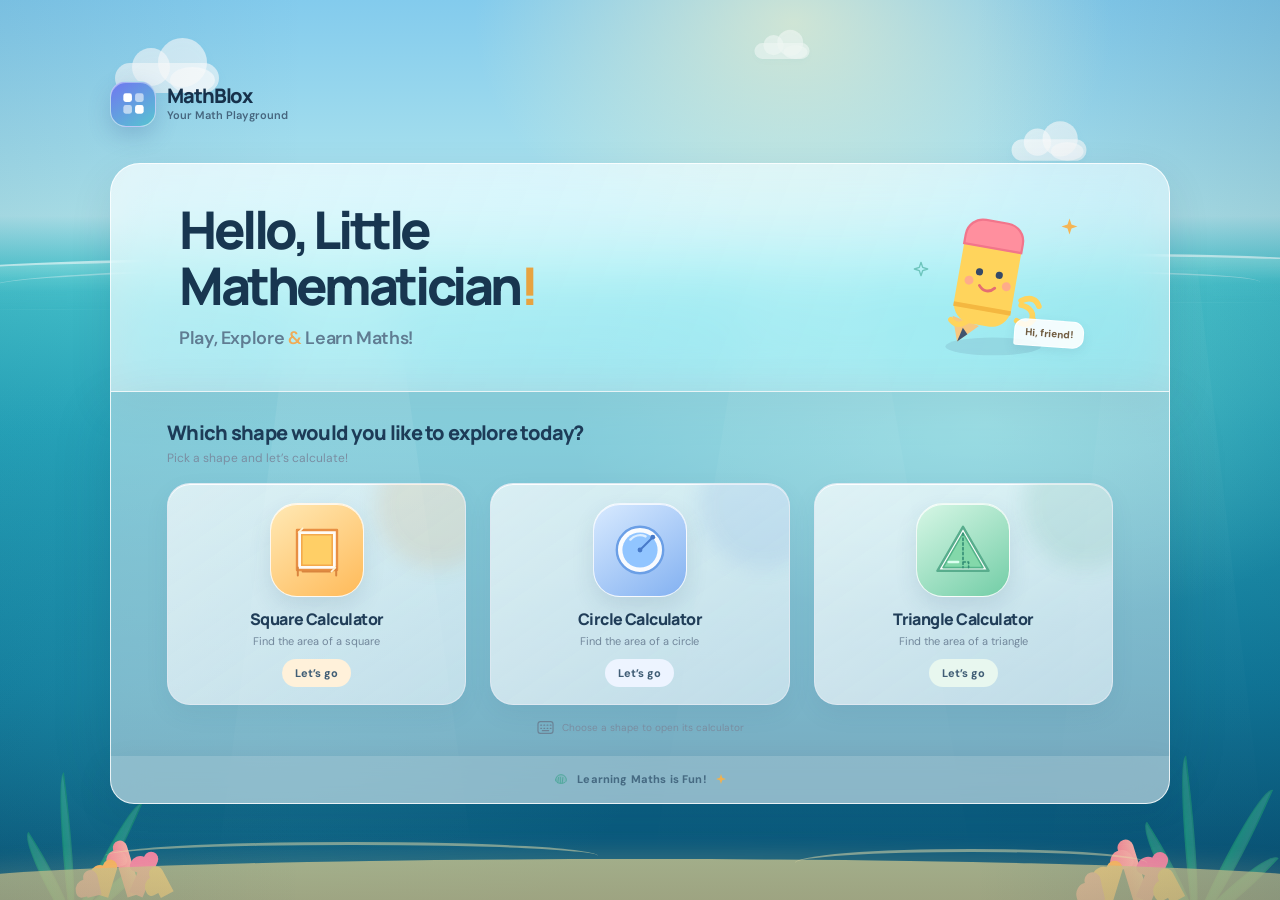
<file: index.html>
<!DOCTYPE html>
<html lang="en">

<head>
    <meta charset="UTF-8">
    <meta name="viewport" content="width=device-width, initial-scale=1.0">
    <meta name="theme-color" content="#8bdcf3">
    <meta name="description" content="Pick a shape and explore the fun of finding its area with MathBlox.">
    <title>MathBlox — Play, Explore &amp; Learn Maths!</title>
    <link rel="icon" type="image/svg+xml" href="./favicon.svg">
    <link rel="preconnect" href="https://fonts.googleapis.com">
    <link rel="preconnect" href="https://fonts.gstatic.com" crossorigin>
    <link href="https://fonts.googleapis.com/css2?family=DM+Sans:wght@400;500;600;700;800&family=Manrope:wght@500;600;700;800&display=swap" rel="stylesheet">
    <link rel="stylesheet" href="styles.css">
</head>

<body>
    <div class="aquarium" aria-hidden="true">
        <div class="sky-glow"></div>
        <div class="cloud cloud-one"><i></i></div>
        <div class="cloud cloud-two"><i></i></div>
        <div class="cloud cloud-three"><i></i></div>
        <div class="bird bird-one"><i></i><b></b></div>
        <div class="bird bird-two"><i></i><b></b></div>
        <div class="bird bird-three"><i></i><b></b></div>
        <div class="water-surface"></div>
        <div class="sunbeam beam-one"></div>
        <div class="sunbeam beam-two"></div>
        <div class="sunbeam beam-three"></div>

        <div class="fish fish-one">
            <svg viewBox="0 0 100 62" fill="none">
                <path d="M22 31 4 14v34l18-17Z" fill="#ffb64d" />
                <ellipse cx="49" cy="31" rx="31" ry="22" fill="#ff865d" />
                <path d="M37 12c9 12 9 26 0 38" stroke="#ffd28a" stroke-width="5" stroke-linecap="round" />
                <circle cx="66" cy="25" r="3" fill="#243f5b" />
                <path d="M70 36c-4 4-8 4-12 1" stroke="#b94d58" stroke-width="2" stroke-linecap="round" />
            </svg>
        </div>
        <div class="fish fish-two">
            <svg viewBox="0 0 100 62" fill="none">
                <path d="m76 31 19-16v32L76 31Z" fill="#f3dc65" />
                <ellipse cx="49" cy="31" rx="31" ry="22" fill="#61d6c3" />
                <path d="M60 12c-9 12-9 26 0 38" stroke="#b6f3dd" stroke-width="5" stroke-linecap="round" />
                <circle cx="31" cy="25" r="3" fill="#243f5b" />
                <path d="M27 36c4 4 8 4 12 1" stroke="#259a91" stroke-width="2" stroke-linecap="round" />
            </svg>
        </div>
        <div class="fish fish-three">
            <svg viewBox="0 0 100 62" fill="none">
                <path d="m22 31-18-17v34l18-17Z" fill="#ff87ae" />
                <ellipse cx="50" cy="31" rx="31" ry="22" fill="#8b83f4" />
                <path d="M40 11c9 12 9 27 0 40" stroke="#c5c0ff" stroke-width="5" stroke-linecap="round" />
                <circle cx="66" cy="25" r="3" fill="#243f5b" />
                <path d="M70 36c-4 4-8 4-12 1" stroke="#5b50bf" stroke-width="2" stroke-linecap="round" />
            </svg>
        </div>
        <div class="fish fish-four">
            <svg viewBox="0 0 100 62" fill="none">
                <path d="m76 31 19-16v32L76 31Z" fill="#ffa55f" />
                <ellipse cx="49" cy="31" rx="31" ry="22" fill="#67b6ee" />
                <path d="M58 12c-9 12-9 26 0 38" stroke="#bce9ff" stroke-width="5" stroke-linecap="round" />
                <circle cx="31" cy="25" r="3" fill="#243f5b" />
                <path d="M27 36c4 4 8 4 12 1" stroke="#408ac6" stroke-width="2" stroke-linecap="round" />
            </svg>
        </div>

        <span class="bubble bubble-one"></span>
        <span class="bubble bubble-two"></span>
        <span class="bubble bubble-three"></span>
        <span class="bubble bubble-four"></span>
        <span class="bubble bubble-five"></span>
        <span class="bubble bubble-six"></span>
        <div class="plant plant-left"><i></i><i></i><i></i><i></i></div>
        <div class="plant plant-right"><i></i><i></i><i></i><i></i></div>
        <div class="coral coral-left"><i></i><i></i><i></i><i></i><i></i></div>
        <div class="coral coral-right"><i></i><i></i><i></i><i></i><i></i></div>
        <div class="sand"></div>
    </div>

    <main class="desktop">
        <header class="topbar">
            <a class="brand" href="./index.html" aria-label="MathBlox home">
                <span class="brand-mark" aria-hidden="true">
                    <svg viewBox="0 0 32 32" fill="none">
                        <rect x="3" y="3" width="11" height="11" rx="3" fill="currentColor" />
                        <rect x="18" y="3" width="11" height="11" rx="3" fill="currentColor" opacity=".58" />
                        <rect x="3" y="18" width="11" height="11" rx="3" fill="currentColor" opacity=".58" />
                        <rect x="18" y="18" width="11" height="11" rx="3" fill="currentColor" />
                    </svg>
                </span>
                <span class="brand-copy">
                    <span class="brand-name">MathBlox</span>
                    <span class="brand-caption">Your Math Playground</span>
                </span>
            </a>
        </header>

        <section class="welcome" aria-labelledby="welcome-title">
            <div class="welcome-copy">
                <h1 id="welcome-title">Hello, Little<br class="desktop-break"> Mathematician<span class="title-sparkle" aria-hidden="true">!</span></h1>
                <p class="subtitle">Play, Explore <span aria-hidden="true">&amp;</span> Learn Maths!</p>
            </div>
            <div class="mascot" role="img" aria-label="A happy little pencil mascot">
                <span class="mascot-sparkle sparkle-one" aria-hidden="true">
                    <svg viewBox="0 0 24 24" fill="currentColor"><path d="m12 2 2.5 7.5L22 12l-7.5 2.5L12 22l-2.5-7.5L2 12l7.5-2.5L12 2Z" /></svg>
                </span>
                <span class="mascot-sparkle sparkle-two" aria-hidden="true">
                    <svg viewBox="0 0 24 24" fill="none"><path d="m12 2 2.5 7.5L22 12l-7.5 2.5L12 22l-2.5-7.5L2 12l7.5-2.5L12 2Z" stroke="currentColor" stroke-width="2" stroke-linejoin="round" /></svg>
                </span>
                <svg viewBox="0 0 136 148" fill="none" aria-hidden="true">
                    <ellipse cx="70" cy="134" rx="43" ry="8" fill="#506c8c" opacity=".15" />
                    <g transform="rotate(10 68 72)">
                        <path d="m40 112 8 22 17-17" fill="#f7c77f" />
                        <path d="m48 134 8-8-5-5-3 13Z" fill="#41536e" />
                        <rect x="39" y="22" width="52" height="94" rx="18" fill="#ffd45c" />
                        <path d="M39 42h52M39 101h52" stroke="#f4b740" stroke-width="4" />
                        <path d="M39 38c0-9 7-16 16-16h20c9 0 16 7 16 16v8H39v-8Z" fill="#ff8f9e" />
                        <path d="M39 38c0-9 7-16 16-16h20c9 0 16 7 16 16v8H39v-8Z" stroke="#f2758b" stroke-width="2" />
                        <circle cx="57" cy="69" r="3.2" fill="#354968" />
                        <circle cx="75" cy="69" r="3.2" fill="#354968" />
                        <path d="M59 81c4 5 10 5 14 0" stroke="#e56d72" stroke-width="2.5" stroke-linecap="round" />
                        <circle cx="49" cy="78" r="4" fill="#ff9b9d" opacity=".7" />
                        <circle cx="83" cy="78" r="4" fill="#ff9b9d" opacity=".7" />
                    </g>
                    <path d="M95 93c9-4 14-1 16 5m-16-1c9 2 12 8 9 14" stroke="#ffd45c" stroke-width="5" stroke-linecap="round" />
                    <path d="M47 111c-7 5-11 4-15-1m59 1c7 5 11 4 15-1" stroke="#ffd45c" stroke-width="5" stroke-linecap="round" />
                </svg>
                <span class="mascot-tag">Hi, friend!</span>
            </div>
        </section>

        <section class="shape-picker" aria-labelledby="picker-title">
            <div class="section-heading">
                <div>
                    <p class="instruction" id="picker-title">Which shape would you like to explore today?</p>
                    <p class="section-note">Pick a shape and let’s calculate!</p>
                </div>
            </div>

            <nav class="calculator-grid" aria-label="Area calculators">
                <a class="calculator-card square-card" href="./Area%20of%20square/index.html">
                    <span class="app-icon square-icon" aria-hidden="true">
                        <svg viewBox="0 0 100 100" fill="none">
                            <path d="M25 25h50v50H25z" fill="#fff" fill-opacity=".92" stroke="#e88f43" stroke-width="3" stroke-linejoin="round" />
                            <path d="M31 31h38v38H31z" fill="#ffcf66" />
                            <path d="M31 31h38v38H31z" stroke="#f4a94c" stroke-width="2" />
                            <path d="M32 77h36M26 72v10m48-10v10" stroke="#d9853e" stroke-width="2.5" stroke-linecap="round" />
                            <path d="m27 28 5-5m36 54 5-5" stroke="#fff4d5" stroke-width="2" stroke-linecap="round" />
                        </svg>
                    </span>
                    <span class="card-title">Square Calculator</span>
                    <span class="card-description">Find the area of a square</span>
                    <span class="open-label">Let’s go</span>
                </a>

                <a class="calculator-card circle-card" href="./Area%20of%20Circle/index.html">
                    <span class="app-icon circle-icon" aria-hidden="true">
                        <svg viewBox="0 0 100 100" fill="none">
                            <circle cx="50" cy="50" r="29" fill="#fff" fill-opacity=".92" stroke="#6b9fe6" stroke-width="3" />
                            <circle cx="50" cy="50" r="22" fill="#91c5ff" />
                            <path d="M50 50 66 34" stroke="#477ac9" stroke-width="2.5" stroke-linecap="round" />
                            <circle cx="50" cy="50" r="3" fill="#477ac9" />
                            <circle cx="66" cy="34" r="3" fill="#477ac9" />
                            <path d="M38 37a17 17 0 0 1 19-4" stroke="#dceeff" stroke-width="3" stroke-linecap="round" />
                        </svg>
                    </span>
                    <span class="card-title">Circle Calculator</span>
                    <span class="card-description">Find the area of a circle</span>
                    <span class="open-label">Let’s go</span>
                </a>

                <a class="calculator-card triangle-card" href="./Area%20of%20Triangle/index.html">
                    <span class="app-icon triangle-icon" aria-hidden="true">
                        <svg viewBox="0 0 100 100" fill="none">
                            <path d="m50 21 32 55H18l32-55Z" fill="#fff" fill-opacity=".92" stroke="#58ad8d" stroke-width="3" stroke-linejoin="round" />
                            <path d="m50 29 25 43H25l25-43Z" fill="#83d8aa" />
                            <path d="m50 29 25 43H25l25-43Z" stroke="#54b58a" stroke-width="2" stroke-linejoin="round" />
                            <path d="M50 29v43m0-7h7v7" stroke="#328c74" stroke-width="2" stroke-linecap="round" stroke-linejoin="round" stroke-dasharray="3 3" />
                            <path d="M32 65h12" stroke="#dcfff0" stroke-width="3" stroke-linecap="round" />
                        </svg>
                    </span>
                    <span class="card-title">Triangle Calculator</span>
                    <span class="card-description">Find the area of a triangle</span>
                    <span class="open-label">Let’s go</span>
                </a>
            </nav>
            <p class="keyboard-hint">
                <svg viewBox="0 0 24 24" fill="none" aria-hidden="true">
                    <rect x="2.5" y="4.5" width="19" height="15" rx="3" stroke="currentColor" stroke-width="1.5" />
                    <path d="M6 9h1m3 0h1m3 0h1m3 0h1M6 13h1m3 0h1m3 0h1m3 0h1M8 16h8" stroke="currentColor" stroke-width="1.5" stroke-linecap="round" />
                </svg>
                Choose a shape to open its calculator
            </p>
        </section>

        <footer class="footer">
            <svg class="footer-shell" viewBox="0 0 24 24" fill="none" aria-hidden="true">
                <path d="M4 13.5c0-4.5 3.2-8 8-8s8 3.5 8 8c0 3-2.8 5-8 5s-8-2-8-5Z" fill="currentColor" opacity=".22" />
                <path d="M4 13.5c0-4.5 3.2-8 8-8s8 3.5 8 8c0 3-2.8 5-8 5s-8-2-8-5Zm3.2 4.1 1-7.8m2.8 8.5v-9m2.8 9 1-8.5" stroke="currentColor" stroke-width="1.5" stroke-linecap="round" />
            </svg>
            Learning Maths is Fun!
            <svg class="footer-star" viewBox="0 0 24 24" fill="currentColor" aria-hidden="true">
                <path d="m12 2 2.5 7.5L22 12l-7.5 2.5L12 22l-2.5-7.5L2 12l7.5-2.5L12 2Z" />
            </svg>
        </footer>
    </main>
</body>

</html>
</file>
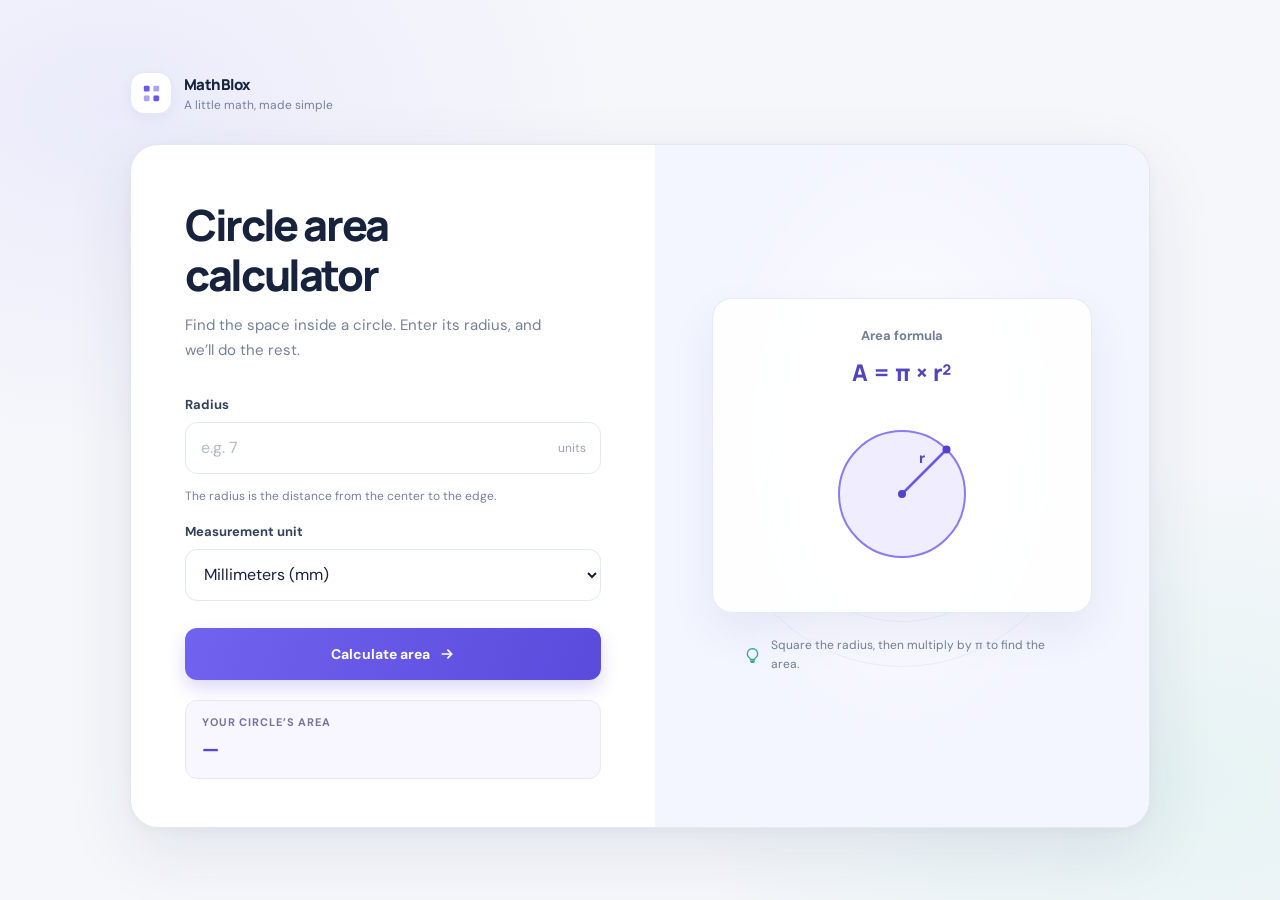
<file: Area of Circle/index.html>
<!DOCTYPE html>
<html lang="en">

<head>
    <meta charset="UTF-8">
    <meta name="viewport" content="width=device-width, initial-scale=1.0">
    <meta name="theme-color" content="#f5f7fb">
    <meta name="description" content="A simple, friendly calculator for finding the area of a circle.">
    <title>Circle Area Calculator</title>
    <link rel="preconnect" href="https://fonts.googleapis.com">
    <link rel="preconnect" href="https://fonts.gstatic.com" crossorigin>
    <link href="https://fonts.googleapis.com/css2?family=DM+Sans:wght@400;500;600;700&family=Manrope:wght@400;500;600;700;800&display=swap" rel="stylesheet">
    <link rel="stylesheet" href="styles.css">
    <script src="circle.js" defer></script>
</head>

<body>
    <main class="app">
        <header class="topbar">
            <div class="brand-mark" aria-hidden="true">
                <svg width="23" height="23" viewBox="0 0 24 24" fill="none">
                    <rect x="4" y="4" width="6" height="6" rx="1.5" fill="currentColor" />
                    <rect x="14" y="4" width="6" height="6" rx="1.5" fill="currentColor" opacity=".55" />
                    <rect x="4" y="14" width="6" height="6" rx="1.5" fill="currentColor" opacity=".55" />
                    <rect x="14" y="14" width="6" height="6" rx="1.5" fill="currentColor" />
                </svg>
            </div>
            <div>
                <div class="brand-name">MathBlox</div>
                <div class="brand-caption">A little math, made simple</div>
            </div>
        </header>

        <section class="workspace" aria-labelledby="page-title">
            <div class="calculator">
                <h1 id="page-title">Circle area<br>calculator</h1>
                <p class="intro">Find the space inside a circle. Enter its radius, and we’ll do the rest.</p>

                <form id="circle-form" onsubmit="show(); return false;">
                    <div class="field">
                        <label class="field-label" for="radius">Radius</label>
                        <div class="input-wrap">
                            <input id="radius" name="radius" type="number" min="0" step="any" placeholder="e.g. 7" inputmode="decimal" aria-describedby="radius-hint" required>
                            <span class="input-suffix" aria-hidden="true">units</span>
                        </div>
                    </div>
                    <p class="field-hint" id="radius-hint">The radius is the distance from the center to the edge.</p>

                    <div class="field">
                        <label class="field-label" for="unit">Measurement unit</label>
                        <select id="unit" name="unit" class="unit-select">
                            <option value="mm">Millimeters (mm)</option>
                            <option value="cm">Centimeters (cm)</option>
                            <option value="m">Meters (m)</option>
                        </select>
                    </div>

                    <button class="calculate-button" type="submit">
                        Calculate area
                        <svg width="16" height="16" viewBox="0 0 16 16" fill="none" aria-hidden="true">
                            <path d="M3.3 8h9.4m-3.8-3.8L12.7 8l-3.8 3.8" stroke="currentColor" stroke-width="1.7" stroke-linecap="round" stroke-linejoin="round" />
                        </svg>
                    </button>
                </form>

                <div class="result" aria-live="polite" aria-atomic="true">
                    <span class="result-label">Your circle’s area</span>
                    <output class="result-value" id="display" for="radius">—</output>
                </div>
            </div>

            <aside class="visual-panel" aria-label="Circle area formula and radius diagram">
                <div class="formula">
                    <span class="formula-label">Area formula</span>
                    <span class="formula-expression">A = π × r²</span>
                    <svg class="circle-diagram" viewBox="0 0 240 180" fill="none" aria-hidden="true">
                        <circle cx="120" cy="90" r="63" fill="#efedff" stroke="#887cf0" stroke-width="2" />
                        <path d="M120 90 164.5 45.5" stroke="#6758e8" stroke-width="2.5" stroke-linecap="round" />
                        <circle cx="120" cy="90" r="4" fill="#5142d2" />
                        <circle cx="164.5" cy="45.5" r="4" fill="#5142d2" />
                        <text x="137" y="59" fill="#5142d2" font-family="DM Sans, sans-serif" font-size="15" font-weight="700">r</text>
                    </svg>
                </div>
                <div class="tip">
                    <svg class="tip-icon" width="17" height="17" viewBox="0 0 18 18" fill="none" aria-hidden="true">
                        <path d="M9 1.8a5.4 5.4 0 0 0-3.3 9.67c.58.44.96 1.08 1.03 1.79h4.54c.07-.71.45-1.35 1.03-1.79A5.4 5.4 0 0 0 9 1.8ZM6.9 15h4.2m-3.5 1.2h2.8" stroke="currentColor" stroke-width="1.4" stroke-linecap="round" stroke-linejoin="round" />
                    </svg>
                    <span>Square the radius, then multiply by π to find the area.</span>
                </div>
            </aside>
        </section>
    </main>
</body>

</html>
</file>
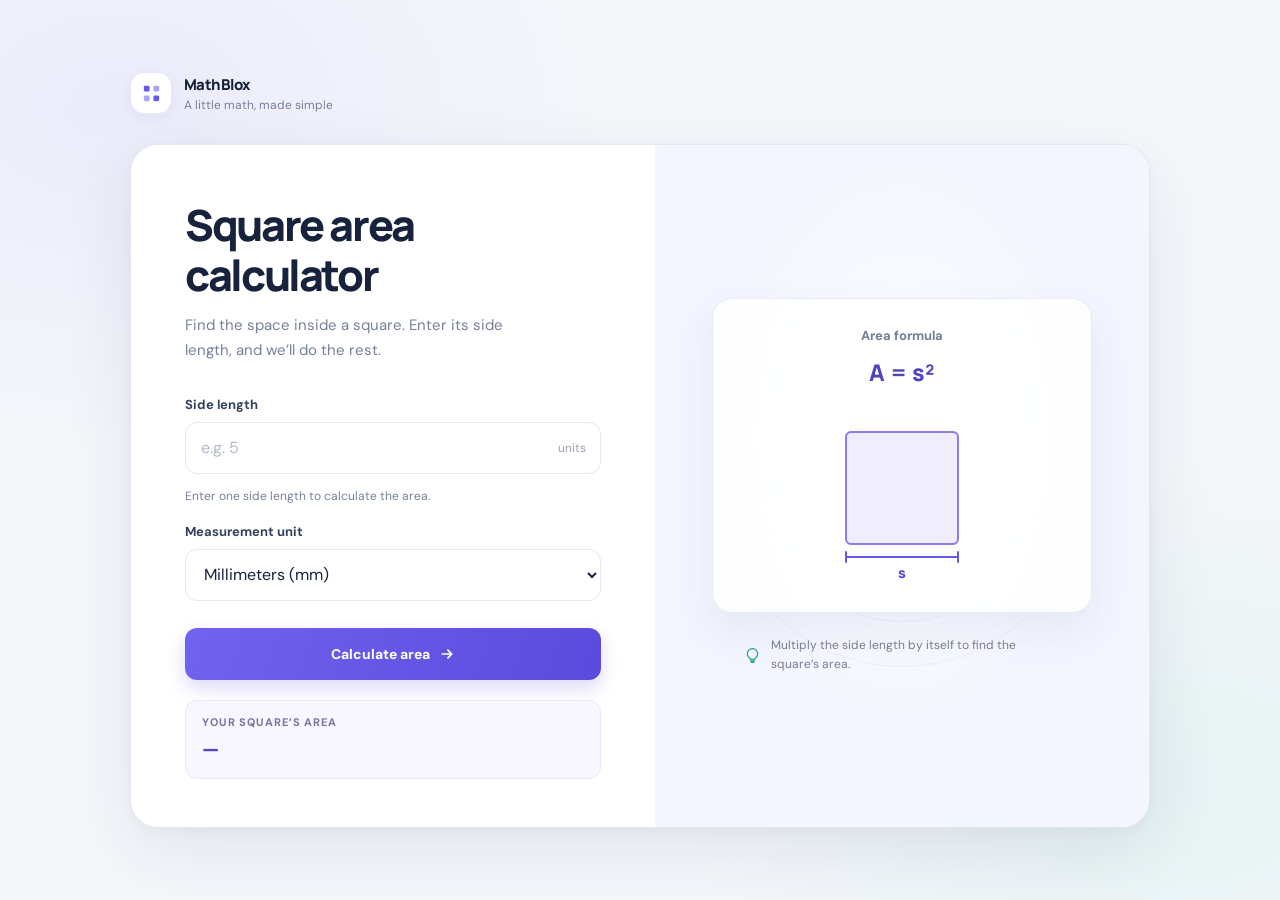
<file: Area of square/index.html>
<!DOCTYPE html>
<html lang="en">

<head>
    <meta charset="UTF-8">
    <meta name="viewport" content="width=device-width, initial-scale=1.0">
    <meta name="theme-color" content="#f5f7fb">
    <meta name="description" content="A simple, friendly calculator for finding the area of a square.">
    <title>Square Area Calculator</title>
    <link rel="preconnect" href="https://fonts.googleapis.com">
    <link rel="preconnect" href="https://fonts.gstatic.com" crossorigin>
    <link href="https://fonts.googleapis.com/css2?family=DM+Sans:wght@400;500;600;700&family=Manrope:wght@400;500;600;700;800&display=swap" rel="stylesheet">
    <link rel="stylesheet" href="styles.css">
    <script src="calc.js"></script>
</head>

<body>
    <main class="app">
        <header class="topbar">
            <div class="brand-mark" aria-hidden="true">
                <svg width="23" height="23" viewBox="0 0 24 24" fill="none">
                    <rect x="4" y="4" width="6" height="6" rx="1.5" fill="currentColor" />
                    <rect x="14" y="4" width="6" height="6" rx="1.5" fill="currentColor" opacity=".55" />
                    <rect x="4" y="14" width="6" height="6" rx="1.5" fill="currentColor" opacity=".55" />
                    <rect x="14" y="14" width="6" height="6" rx="1.5" fill="currentColor" />
                </svg>
            </div>
            <div>
                <div class="brand-name">MathBlox</div>
                <div class="brand-caption">A little math, made simple</div>
            </div>
        </header>

        <section class="workspace" aria-labelledby="page-title">
            <div class="calculator">
                <h1 id="page-title">Square area<br>calculator</h1>
                <p class="intro">Find the space inside a square. Enter its side length, and we’ll do the rest.</p>

                <form id="square-form" onsubmit="check(); return false;">
                    <div class="field">
                        <label class="field-label" for="square">Side length</label>
                        <div class="input-wrap">
                            <input id="square" name="square" type="number" min="0" step="any" placeholder="e.g. 5" inputmode="decimal" aria-describedby="side-hint">
                            <span class="input-suffix" aria-hidden="true">units</span>
                        </div>
                    </div>
                    <p class="field-hint" id="side-hint">Enter one side length to calculate the area.</p>

                    <div class="field">
                        <label class="field-label" for="unit">Measurement unit</label>
                        <select id="unit" name="unit" class="unit-select">
                            <option value="mm">Millimeters (mm)</option>
                            <option value="cm">Centimeters (cm)</option>
                            <option value="m">Meters (m)</option>
                        </select>
                    </div>

                    <button class="calculate-button" type="submit">
                        Calculate area
                        <svg width="16" height="16" viewBox="0 0 16 16" fill="none" aria-hidden="true">
                            <path d="M3.3 8h9.4m-3.8-3.8L12.7 8l-3.8 3.8" stroke="currentColor" stroke-width="1.7" stroke-linecap="round" stroke-linejoin="round" />
                        </svg>
                    </button>
                </form>

                <div class="result" aria-live="polite" aria-atomic="true">
                    <span class="result-label">Your square’s area</span>
                    <output class="result-value" id="display" for="square">—</output>
                </div>
            </div>

            <aside class="visual-panel" aria-label="Square area formula and diagram">
                <div class="formula">
                    <span class="formula-label">Area formula</span>
                    <span class="formula-expression">A = s²</span>
                    <svg class="shape-diagram" viewBox="0 0 240 180" fill="none" aria-hidden="true">
                        <rect x="64" y="28" width="112" height="112" rx="5" fill="#efedff" stroke="#887cf0" stroke-width="2" />
                        <path d="M64 153h112M64 148v10M176 148v10" stroke="#6758e8" stroke-width="2" stroke-linecap="round" />
                        <text x="120" y="174" fill="#5142d2" font-family="DM Sans, sans-serif" font-size="15" font-weight="700" text-anchor="middle">s</text>
                    </svg>
                </div>
                <div class="tip">
                    <svg class="tip-icon" width="17" height="17" viewBox="0 0 18 18" fill="none" aria-hidden="true">
                        <path d="M9 1.8a5.4 5.4 0 0 0-3.3 9.67c.58.44.96 1.08 1.03 1.79h4.54c.07-.71.45-1.35 1.03-1.79A5.4 5.4 0 0 0 9 1.8ZM6.9 15h4.2m-3.5 1.2h2.8" stroke="currentColor" stroke-width="1.4" stroke-linecap="round" stroke-linejoin="round" />
                    </svg>
                    <span>Multiply the side length by itself to find the square’s area.</span>
                </div>
            </aside>
        </section>
    </main>
</body>

</html>
</file>
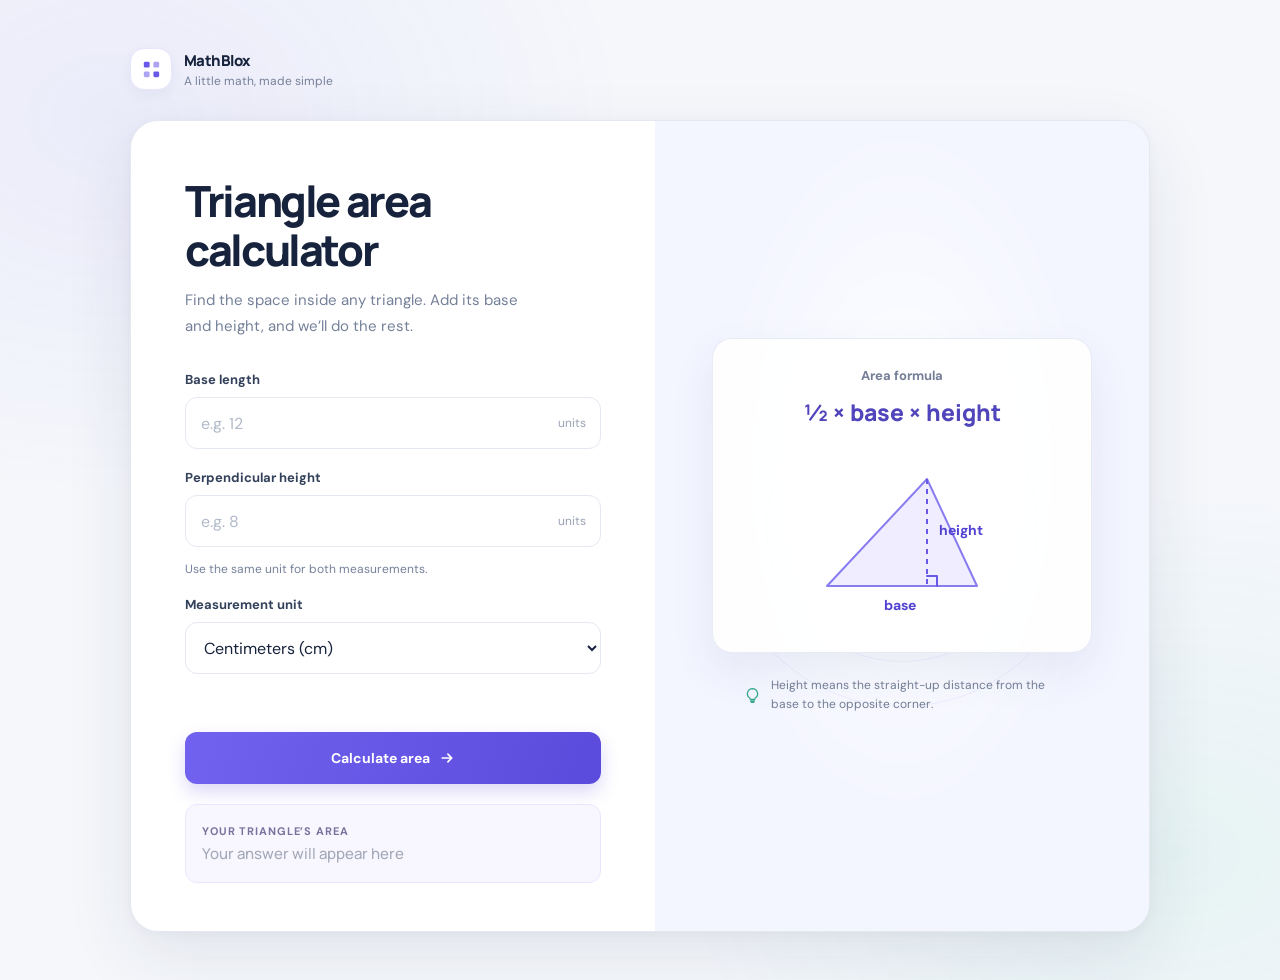
<file: Area of Triangle/index.html>
<!DOCTYPE html>
<html lang="en">

<head>
    <meta charset="UTF-8">
    <meta name="viewport" content="width=device-width, initial-scale=1.0">
    <meta name="theme-color" content="#f5f7fb">
    <meta name="description" content="A simple, friendly calculator for finding the area of a triangle.">
    <title>Triangle Area Calculator</title>
    <link rel="preconnect" href="https://fonts.googleapis.com">
    <link rel="preconnect" href="https://fonts.gstatic.com" crossorigin>
    <link href="https://fonts.googleapis.com/css2?family=DM+Sans:wght@400;500;600;700&family=Manrope:wght@400;500;600;700;800&display=swap" rel="stylesheet">
    <link rel="stylesheet" href="styles.css">
    <script src="tri.js" defer></script>
</head>

<body>
    <main class="app">
        <header class="topbar">
            <div class="brand-mark" aria-hidden="true">
                <svg width="23" height="23" viewBox="0 0 24 24" fill="none">
                    <rect x="4" y="4" width="6" height="6" rx="1.5" fill="currentColor" />
                    <rect x="14" y="4" width="6" height="6" rx="1.5" fill="currentColor" opacity=".55" />
                    <rect x="4" y="14" width="6" height="6" rx="1.5" fill="currentColor" opacity=".55" />
                    <rect x="14" y="14" width="6" height="6" rx="1.5" fill="currentColor" />
                </svg>
            </div>
            <div>
                <div class="brand-name">MathBlox</div>
                <div class="brand-caption">A little math, made simple</div>
            </div>
        </header>

        <section class="workspace" aria-labelledby="page-title">
            <div class="calculator">
                <h1 id="page-title">Triangle area<br>calculator</h1>
                <p class="intro">Find the space inside any triangle. Add its base and height, and we’ll do the rest.</p>

                <form id="triangle-form" onsubmit="show(); return false;">
                    <div class="field">
                        <label class="field-label" for="tri-base">
                            Base length
                        </label>
                        <div class="input-wrap">
                            <input id="tri-base" name="base" type="number" min="0" step="any" placeholder="e.g. 12" inputmode="decimal" aria-describedby="measurement-hint" required>
                            <span class="input-suffix" aria-hidden="true">units</span>
                        </div>
                    </div>

                    <div class="field">
                        <label class="field-label" for="tri-height">
                            Perpendicular height
                        </label>
                        <div class="input-wrap">
                            <input id="tri-height" name="height" type="number" min="0" step="any" placeholder="e.g. 8" inputmode="decimal" aria-describedby="measurement-hint" required>
                            <span class="input-suffix" aria-hidden="true">units</span>
                        </div>
                    </div>
                    <p class="field-hint" id="measurement-hint">Use the same unit for both measurements.</p>

                    <div class="field">
                        <label class="field-label" for="unit">
                            Measurement unit
                        </label>
                        <select id="unit" name="unit" class="unit-select">
                            <option value="mm">Millimeters (mm)</option>
                            <option value="cm" selected>Centimeters (cm)</option>
                            <option value="m">Meters (m)</option>
                        </select>
                    </div>
                    <p class="error-message" id="error-message" role="alert" aria-live="polite"></p>
                    <button class="calculate-button" type="submit">
                        Calculate area
                        <svg width="16" height="16" viewBox="0 0 16 16" fill="none" aria-hidden="true">
                            <path d="M3.3 8h9.4m-3.8-3.8L12.7 8l-3.8 3.8" stroke="currentColor" stroke-width="1.7" stroke-linecap="round" stroke-linejoin="round" />
                        </svg>
                    </button>
                </form>

                <div class="result" aria-live="polite" aria-atomic="true">
                    <span class="result-label">Your triangle’s area</span>
                    <output class="result-value is-empty" id="display" for="tri-base tri-height">Your answer will appear here</output>
                </div>
            </div>

            <aside class="visual-panel" aria-label="Triangle area formula and diagram">
                <div class="formula">
                    <span class="formula-label">Area formula</span>
                    <span class="formula-expression">½ × base × height</span>
                    <svg class="shape-diagram" viewBox="0 0 240 180" fill="none" aria-hidden="true">
                        <path d="M45 142 145 35 195 142H45Z" fill="#efedff" stroke="#887cf0" stroke-width="2" stroke-linejoin="round" />
                        <path d="M145 35v107" stroke="#6758e8" stroke-width="2" stroke-dasharray="5 5" />
                        <path d="M145 132h10v10" stroke="#6758e8" stroke-width="2" stroke-linecap="round" stroke-linejoin="round" />
                        <text x="118" y="166" fill="#5142d2" font-family="DM Sans, sans-serif" font-size="14" font-weight="700" text-anchor="middle">base</text>
                        <text x="157" y="91" fill="#5142d2" font-family="DM Sans, sans-serif" font-size="14" font-weight="700">height</text>
                    </svg>
                </div>
                <div class="tip">
                    <svg class="tip-icon" width="17" height="17" viewBox="0 0 18 18" fill="none" aria-hidden="true">
                        <path d="M9 1.8a5.4 5.4 0 0 0-3.3 9.67c.58.44.96 1.08 1.03 1.79h4.54c.07-.71.45-1.35 1.03-1.79A5.4 5.4 0 0 0 9 1.8ZM6.9 15h4.2m-3.5 1.2h2.8" stroke="currentColor" stroke-width="1.4" stroke-linecap="round" stroke-linejoin="round" />
                    </svg>
                    <span>Height means the straight-up distance from the base to the opposite corner.</span>
                </div>
            </aside>
        </section>
    </main>
</body>

</html>
</file>
<file: styles.css>
:root {
    color-scheme: light;
    font-family: "DM Sans", sans-serif;
    color: #17314b;
    font-synthesis: none;
    text-rendering: optimizeLegibility;
    -webkit-font-smoothing: antialiased;
    -moz-osx-font-smoothing: grayscale;
    font-optical-sizing: auto;
    font-weight: 400;
    --ink: #17314b;
    --muted: #697f94;
    --purple: #6568e8;
}

* {
    box-sizing: border-box;
}

html {
    min-width: 320px;
    min-height: 100%;
    background: #0c6383;
}

body {
    min-width: 320px;
    min-height: 100vh;
    min-height: 100svh;
    margin: 0;
    padding: 26px clamp(16px, 5vw, 72px) 25px;
    overflow-x: hidden;
}

a {
    color: inherit;
}

.aquarium {
    position: fixed;
    z-index: -1;
    inset: 0;
    overflow: hidden;
    background:
        radial-gradient(ellipse at 77% 47%, rgba(153, 249, 232, .34), transparent 30%),
        radial-gradient(ellipse at 11% 76%, rgba(54, 185, 202, .24), transparent 33%),
        linear-gradient(180deg, #83cbed 0%, #b0e5ed 24%, #46c5cf 31%, #27a7bd 48%, #117b9d 76%, #084d70 100%);
    pointer-events: none;
}

.aquarium::after {
    position: absolute;
    inset: 0;
    background: linear-gradient(90deg, rgba(6, 50, 79, .08), transparent 24%, transparent 76%, rgba(6, 50, 79, .12));
    content: "";
}

.sky-glow {
    position: absolute;
    top: -25%;
    right: 12%;
    width: 52vw;
    height: 55vh;
    border-radius: 50%;
    background: radial-gradient(ellipse, rgba(255, 244, 197, .6), rgba(255, 244, 197, 0) 68%);
}

.water-surface {
    position: absolute;
    top: 28%;
    left: -5%;
    width: 110%;
    height: 54px;
    border-top: 4px solid rgba(237, 255, 255, .68);
    border-radius: 50% 48% 0 0 / 28% 30% 0 0;
    background: linear-gradient(180deg, rgba(182, 250, 243, .38), rgba(107, 218, 223, .09) 65%, transparent);
    transform: rotate(-.35deg);
    animation: surface-drift 8s ease-in-out infinite alternate;
}

.water-surface::before,
.water-surface::after {
    position: absolute;
    content: "";
    border-top: 2px solid rgba(255, 255, 255, .37);
    border-radius: 50%;
}

.water-surface::before {
    top: 10px;
    left: 4%;
    width: 46%;
    height: 31px;
}

.water-surface::after {
    top: 17px;
    right: 6%;
    width: 36%;
    height: 24px;
}

.cloud {
    position: absolute;
    width: 104px;
    height: 30px;
    border-radius: 25px;
    background: rgba(255, 255, 255, .61);
    filter: drop-shadow(0 5px 5px rgba(67, 151, 191, .08));
    animation: cloud-drift 24s ease-in-out infinite alternate;
}

.cloud::before,
.cloud::after,
.cloud i {
    position: absolute;
    display: block;
    border-radius: 50%;
    background: inherit;
    content: "";
}

.cloud::before {
    bottom: 7px;
    left: 17px;
    width: 38px;
    height: 38px;
}

.cloud::after {
    bottom: 6px;
    left: 43px;
    width: 49px;
    height: 49px;
}

.cloud i {
    z-index: 1;
    right: 4px;
    bottom: 0;
    width: 45px;
    height: 26px;
}

.cloud-one {
    top: 7%;
    left: 9%;
}

.cloud-two {
    top: 15%;
    right: 14%;
    transform: scale(.72);
    animation-delay: -9s;
}

.cloud-three {
    top: 4%;
    left: 57%;
    transform: scale(.53);
    opacity: .7;
    animation-delay: -17s;
}

.bird {
    position: absolute;
    z-index: 1;
    width: 22px;
    height: 14px;
    animation: bird-flight 22s linear infinite;
}

.bird i,
.bird b {
    position: absolute;
    top: 2px;
    width: 13px;
    height: 9px;
    border-top: 2px solid rgba(55, 119, 147, .72);
    border-radius: 70% 70% 0 0;
}

.bird i {
    left: 0;
    transform: rotate(17deg);
}

.bird b {
    right: 0;
    transform: rotate(-17deg);
}

.bird-one {
    top: 14%;
    left: -5%;
}

.bird-two {
    top: 20%;
    left: -12%;
    transform: scale(.7);
    animation-duration: 30s;
    animation-delay: -13s;
}

.bird-three {
    top: 9%;
    left: -12%;
    transform: scale(.55);
    animation-duration: 27s;
    animation-delay: -20s;
}

.sunbeam {
    position: absolute;
    top: 30%;
    width: 20vw;
    height: 66%;
    background: linear-gradient(180deg, rgba(228, 255, 246, .2), rgba(228, 255, 246, 0));
    clip-path: polygon(30% 0, 68% 0, 100% 100%, 0 100%);
    opacity: .55;
    transform-origin: top;
    animation: light-sway 12s ease-in-out infinite alternate;
}

.beam-one {
    left: 17%;
}

.beam-two {
    left: 51%;
    width: 25vw;
    opacity: .32;
    animation-delay: -6s;
}

.beam-three {
    right: 1%;
    width: 17vw;
    opacity: .24;
    animation-delay: -3s;
}

.fish {
    position: absolute;
    width: clamp(43px, 6vw, 76px);
    filter: drop-shadow(0 5px 4px rgba(16, 86, 119, .12));
}

.fish svg {
    display: block;
    width: 100%;
    height: auto;
}

.fish-one {
    top: 41%;
    left: -10%;
    animation: fish-right 26s linear infinite;
}

.fish-two {
    top: 57%;
    left: -12%;
    transform: scaleX(-1);
    animation: fish-right 33s linear infinite;
    animation-delay: -11s;
}

.fish-three {
    top: 73%;
    left: -9%;
    width: clamp(35px, 4vw, 56px);
    animation: fish-right 35s linear infinite;
    animation-delay: -19s;
}

.fish-four {
    top: 37%;
    left: -10%;
    width: clamp(32px, 4.5vw, 58px);
    transform: scaleX(-1);
    animation: fish-right 29s linear infinite;
    animation-delay: -7s;
}

.bubble {
    position: absolute;
    bottom: -30px;
    width: 12px;
    height: 12px;
    border: 1.5px solid rgba(224, 255, 255, .75);
    border-radius: 50%;
    box-shadow: inset -2px -2px 3px rgba(196, 248, 255, .24);
    animation: bubble-rise 11s linear infinite;
}

.bubble-one {
    left: 9%;
    animation-delay: -4s;
}

.bubble-two {
    left: 29%;
    width: 8px;
    height: 8px;
    animation-duration: 13s;
    animation-delay: -9s;
}

.bubble-three {
    right: 11%;
    width: 17px;
    height: 17px;
    animation-duration: 14s;
    animation-delay: -2s;
}

.bubble-four {
    right: 31%;
    width: 7px;
    height: 7px;
    animation-duration: 10s;
    animation-delay: -7s;
}

.bubble-five {
    left: 54%;
    width: 10px;
    height: 10px;
    animation-duration: 15s;
    animation-delay: -12s;
}

.bubble-six {
    right: 6%;
    width: 6px;
    height: 6px;
    animation-duration: 12s;
    animation-delay: -8s;
}

.plant {
    position: absolute;
    bottom: -3%;
    width: 118px;
    height: 235px;
    transform-origin: bottom center;
    animation: plant-sway 5s ease-in-out infinite alternate;
}

.plant i {
    position: absolute;
    bottom: 0;
    left: 48%;
    width: 22px;
    height: 150px;
    border: 2px solid rgba(23, 128, 112, .48);
    border-radius: 100% 0 100% 0;
    background: linear-gradient(90deg, rgba(31, 166, 132, .78), rgba(89, 205, 154, .42));
    transform-origin: bottom center;
}

.plant i:nth-child(1) {
    transform: rotate(-32deg);
    height: 145px;
}

.plant i:nth-child(2) {
    transform: rotate(24deg);
    height: 188px;
}

.plant i:nth-child(3) {
    transform: rotate(-7deg);
    height: 210px;
    width: 17px;
}

.plant i:nth-child(4) {
    transform: rotate(43deg);
    height: 125px;
}

.plant-right {
    right: 2%;
    transform: scale(.82);
    animation-delay: -3s;
}

.plant-left {
    left: 1%;
    transform: scale(.74);
    animation-delay: -1.5s;
}

.coral {
    position: absolute;
    bottom: 0;
    width: 120px;
    height: 102px;
}

.coral i {
    position: absolute;
    bottom: -15px;
    left: 44%;
    width: 20px;
    height: 79px;
    border-radius: 20px 20px 0 0;
    background: linear-gradient(90deg, #fa8c99, #ffb0aa);
    transform: rotate(-17deg);
}

.coral i::before {
    position: absolute;
    top: 11px;
    left: -14px;
    width: 29px;
    height: 24px;
    border-radius: 20px 20px 10px 10px;
    background: inherit;
    content: "";
}

.coral i:nth-child(2) {
    left: 22%;
    height: 52px;
    transform: rotate(17deg);
    background: #ffb45e;
}

.coral i:nth-child(3) {
    left: 66%;
    height: 64px;
    transform: rotate(23deg);
    background: #f783a5;
}

.coral i:nth-child(4) {
    left: 83%;
    height: 43px;
    transform: rotate(-28deg);
    background: #f7bd61;
}

.coral i:nth-child(5) {
    left: 4%;
    height: 37px;
    transform: rotate(-13deg);
    background: #e887aa;
}

.coral-right {
    right: 7%;
    transform: scale(.8);
}

.coral-left {
    left: 5%;
    transform: scale(.72);
}

.sand {
    position: absolute;
    right: -5%;
    bottom: -31px;
    left: -5%;
    height: 72px;
    border-radius: 50% 50% 0 0 / 35% 35% 0 0;
    background: linear-gradient(180deg, rgba(213, 203, 143, .75), rgba(187, 176, 128, .82));
    box-shadow: 0 -7px 21px rgba(244, 228, 163, .16);
}

.sand::before,
.sand::after {
    position: absolute;
    top: -17px;
    width: 35%;
    height: 25px;
    border-top: 3px solid rgba(242, 231, 173, .48);
    border-radius: 50%;
    content: "";
}

.sand::before {
    left: 12%;
}

.sand::after {
    right: 14%;
    top: -10px;
    width: 25%;
}

.desktop {
    position: relative;
    z-index: 1;
    width: min(100%, 1060px);
    margin: 0 auto;
}

.topbar {
    display: flex;
    align-items: center;
    justify-content: space-between;
    margin-bottom: clamp(23px, 4vh, 39px);
}

.brand {
    display: inline-flex;
    align-items: center;
    gap: 11px;
    text-decoration: none;
}

.brand-mark {
    width: 46px;
    height: 46px;
    display: grid;
    place-items: center;
    border: 1px solid rgba(255, 255, 255, .55);
    border-radius: 16px;
    color: #fff;
    background: linear-gradient(145deg, #7076f0, #57c5d1);
    box-shadow: 0 9px 22px rgba(54, 93, 150, .24), inset 0 1px 0 rgba(255, 255, 255, .4);
}

.brand-mark svg {
    width: 25px;
    height: 25px;
}

.brand-copy {
    display: grid;
    gap: 1px;
}

.brand-name {
    font-family: "Manrope", sans-serif;
    font-size: 20px;
    font-weight: 800;
    letter-spacing: -.055em;
    line-height: 1.1;
}

.brand-caption {
    color: #46667f;
    font-size: 11px;
    font-weight: 600;
}

.welcome {
    position: relative;
    display: flex;
    min-height: 225px;
    align-items: center;
    justify-content: space-between;
    padding: 30px clamp(30px, 5.5vw, 68px) 32px;
    border: 1px solid rgba(255, 255, 255, .82);
    border-radius: 30px 30px 0 0;
    background: linear-gradient(112deg, rgba(255, 255, 255, .7), rgba(241, 251, 255, .58));
    box-shadow: 0 16px 42px rgba(10, 52, 83, .12);
    backdrop-filter: blur(22px) saturate(145%);
}

.welcome-copy {
    position: relative;
    z-index: 1;
}

h1 {
    margin: 0;
    color: #183650;
    font-family: "Manrope", sans-serif;
    font-size: clamp(35px, 4.2vw, 52px);
    font-weight: 800;
    letter-spacing: -.065em;
    line-height: 1.07;
}

.title-sparkle {
    color: #e7a341;
}

.subtitle {
    margin: 12px 0 0;
    color: #607c92;
    font-size: clamp(14px, 1.7vw, 18px);
    font-weight: 600;
    letter-spacing: -.02em;
}

.subtitle span {
    color: #efab58;
}

.mascot {
    position: relative;
    width: clamp(120px, 17vw, 176px);
    height: 165px;
    flex: 0 0 auto;
    margin: 0 22px 0 10px;
}

.mascot svg {
    position: absolute;
    inset: 3px 10px 0 10px;
    width: calc(100% - 20px);
    height: 100%;
    overflow: visible;
    animation: mascot-bob 3s ease-in-out infinite;
}

.mascot-tag {
    position: absolute;
    right: -5px;
    bottom: 12px;
    padding: 6px 10px;
    border: 1px solid rgba(255, 255, 255, .8);
    border-radius: 11px 11px 11px 2px;
    color: #725e43;
    background: rgba(255, 255, 255, .88);
    box-shadow: 0 4px 11px rgba(61, 89, 117, .1);
    font-size: 10px;
    font-weight: 800;
    transform: rotate(4deg);
}

.mascot-sparkle {
    position: absolute;
    z-index: 1;
    color: #f5b554;
    animation: twinkle 2.4s ease-in-out infinite;
}

.mascot-sparkle svg {
    display: block;
    width: 100%;
    height: 100%;
}

.sparkle-one {
    top: 20px;
    right: 10px;
    width: 19px;
    height: 19px;
}

.sparkle-two {
    top: 64px;
    left: 0;
    color: #6ec5bd;
    width: 16px;
    height: 16px;
    animation-delay: -1s;
}

.shape-picker {
    position: relative;
    padding: 27px clamp(28px, 4.5vw, 56px) 18px;
    border-right: 1px solid rgba(255, 255, 255, .82);
    border-left: 1px solid rgba(255, 255, 255, .82);
    background: rgba(245, 251, 255, .46);
    box-shadow: 0 22px 54px rgba(10, 52, 83, .15);
}

.section-heading {
    display: flex;
    align-items: center;
    justify-content: space-between;
    gap: 12px;
    margin-bottom: 17px;
}

.instruction {
    margin: 0;
    color: #1d3b57;
    font-family: "Manrope", sans-serif;
    font-size: clamp(16px, 1.8vw, 20px);
    font-weight: 800;
    letter-spacing: -.035em;
}

.section-note {
    margin: 4px 0 0;
    color: #7a8ea2;
    font-size: 12px;
}

.calculator-grid {
    display: grid;
    grid-template-columns: repeat(3, minmax(0, 1fr));
    gap: clamp(13px, 2.2vw, 24px);
}

.calculator-card {
    position: relative;
    min-width: 0;
    min-height: 214px;
    display: flex;
    flex-direction: column;
    align-items: center;
    padding: 19px 14px 17px;
    overflow: hidden;
    border: 1px solid rgba(223, 233, 241, .92);
    border-radius: 23px;
    color: var(--ink);
    background: linear-gradient(145deg, rgba(255, 255, 255, .7), rgba(243, 250, 255, .58));
    box-shadow: 0 9px 24px rgba(39, 72, 105, .07), inset 0 1px 0 rgba(255, 255, 255, .95);
    text-align: center;
    text-decoration: none;
    transition: transform 220ms cubic-bezier(.2, .8, .2, 1), box-shadow 220ms ease, border-color 220ms ease;
}

.calculator-card::before {
    position: absolute;
    top: -40px;
    right: -35px;
    width: 124px;
    height: 124px;
    border-radius: 50%;
    background: var(--card-accent);
    filter: blur(10px);
    content: "";
    opacity: .12;
    transition: opacity 220ms ease, transform 220ms ease;
}

.calculator-card:hover {
    border-color: color-mix(in srgb, var(--card-accent) 48%, white);
    box-shadow: 0 18px 34px rgba(20, 64, 101, .14), inset 0 1px 0 rgba(255, 255, 255, .95);
    transform: translateY(-6px);
}

.calculator-card:hover::before {
    opacity: .2;
    transform: scale(1.18);
}

.calculator-card:focus-visible {
    outline: 3px solid #6568e8;
    outline-offset: 5px;
}

.square-card {
    --card-accent: #d98a2e;
    --card-soft: #fff1da;
}

.circle-card {
    --card-accent: #4f83d1;
    --card-soft: #edf4ff;
}

.triangle-card {
    --card-accent: #369778;
    --card-soft: #e8f7ef;
}

.app-icon {
    width: 90px;
    height: 90px;
    display: grid;
    flex: 0 0 auto;
    place-items: center;
    margin-bottom: 12px;
    border: 1px solid rgba(255, 255, 255, .85);
    border-radius: 27px;
    box-shadow: inset 0 1px 0 rgba(255, 255, 255, .8), 0 10px 22px rgba(38, 73, 105, .12);
    transition: transform 240ms cubic-bezier(.2, .8, .2, 1), box-shadow 240ms ease;
}

.calculator-card:hover .app-icon,
.calculator-card:focus-visible .app-icon {
    box-shadow: inset 0 1px 0 rgba(255, 255, 255, .9), 0 14px 25px rgba(38, 73, 105, .18);
    transform: scale(1.06) rotate(-2deg);
}

.square-icon {
    background: linear-gradient(145deg, #ffe9b5, #ffba59);
}

.circle-icon {
    background: linear-gradient(145deg, #d8eaff, #83b1f1);
}

.triangle-icon {
    background: linear-gradient(145deg, #d7f7e6, #72cda6);
}

.app-icon svg {
    width: 76px;
    height: 76px;
}

.card-title {
    max-width: 100%;
    color: #203d58;
    font-family: "Manrope", sans-serif;
    font-size: clamp(13px, 1.35vw, 16px);
    font-weight: 800;
    letter-spacing: -.035em;
    line-height: 1.25;
}

.card-description {
    margin-top: 5px;
    color: #72879b;
    font-size: 11px;
    line-height: 1.35;
}

.open-label {
    display: inline-flex;
    align-items: center;
    margin-top: auto;
    padding: 7px 13px;
    border-radius: 999px;
    color: #415e76;
    background: var(--card-soft);
    font-size: 11px;
    font-weight: 800;
    transition: color 180ms ease, background-color 180ms ease, transform 180ms ease;
}

.calculator-card:hover .open-label,
.calculator-card:focus-visible .open-label {
    color: #fff;
    background: var(--card-accent);
    transform: translateY(-1px);
}

.keyboard-hint {
    display: flex;
    align-items: center;
    justify-content: center;
    gap: 7px;
    margin: 13px 0 0;
    color: #7b8fa2;
    font-size: 10px;
}

.keyboard-hint svg {
    width: 19px;
    height: 19px;
    flex: 0 0 auto;
    color: #6c8497;
}

.footer {
    min-height: 48px;
    display: flex;
    align-items: center;
    justify-content: center;
    gap: 8px;
    border: 1px solid rgba(255, 255, 255, .82);
    border-top: 0;
    border-radius: 0 0 24px 24px;
    color: #466a82;
    background: rgba(239, 249, 253, .56);
    box-shadow: 0 15px 36px rgba(10, 52, 83, .1);
    backdrop-filter: blur(18px);
    font-size: 11px;
    font-weight: 800;
    letter-spacing: .015em;
}

.footer-shell {
    width: 16px;
    height: 16px;
    color: #52a99d;
}

.footer-star {
    width: 12px;
    height: 12px;
    color: #efb151;
}

@keyframes fish-right {
    0% { translate: 0 0; }
    25% { translate: 30vw -9px; }
    50% { translate: 60vw 5px; }
    75% { translate: 90vw -5px; }
    100% { translate: 115vw 0; }
}

@keyframes bubble-rise {
    0% { transform: translate3d(0, 0, 0) scale(.8); opacity: 0; }
    12% { opacity: .8; }
    82% { opacity: .55; }
    100% { transform: translate3d(22px, -110vh, 0) scale(1.2); opacity: 0; }
}

@keyframes surface-drift {
    from { transform: rotate(-.35deg) translateX(-.6%); }
    to { transform: rotate(.35deg) translateX(.6%); }
}

@keyframes plant-sway {
    from { transform: rotate(-3deg); }
    to { transform: rotate(3deg); }
}

@keyframes bird-flight {
    0% { transform: translateX(0) translateY(0) scale(.86); }
    25% { transform: translateX(28vw) translateY(-8px) scale(.86); }
    50% { transform: translateX(56vw) translateY(3px) scale(.86); }
    75% { transform: translateX(84vw) translateY(-6px) scale(.86); }
    100% { transform: translateX(115vw) translateY(0) scale(.86); }
}

@keyframes cloud-drift {
    from { translate: -10px 0; }
    to { translate: 13px 3px; }
}

@keyframes light-sway {
    from { transform: rotate(-5deg); }
    to { transform: rotate(5deg); }
}

@keyframes mascot-bob {
    0%, 100% { transform: translateY(1px) rotate(-1deg); }
    50% { transform: translateY(-5px) rotate(1deg); }
}

@keyframes twinkle {
    0%, 100% { opacity: .55; transform: scale(.86) rotate(0); }
    50% { opacity: 1; transform: scale(1.12) rotate(12deg); }
}

@media (min-width: 1200px) and (min-height: 850px) {
    body {
        display: grid;
        align-items: center;
        padding-top: 35px;
        padding-bottom: 35px;
    }

    .desktop {
        transform: translateY(-8px);
    }

    .welcome {
        min-height: 225px;
    }

    .shape-picker {
        padding-top: 27px;
        padding-bottom: 19px;
    }

    .calculator-card {
        min-height: 222px;
        padding-top: 19px;
    }

    .app-icon {
        width: 94px;
        height: 94px;
    }

    .app-icon svg {
        width: 80px;
        height: 80px;
    }
}

@media (max-width: 700px) {
    body {
        padding: 17px 16px 21px;
    }

    .topbar {
        margin-bottom: 19px;
    }

    .welcome {
        min-height: 180px;
        padding: 25px 24px;
        border-radius: 23px 23px 0 0;
    }

    h1 {
        font-size: clamp(29px, 6vw, 40px);
    }

    .mascot {
        width: 118px;
        height: 142px;
        margin-right: 5px;
    }

    .shape-picker {
        padding: 19px 20px 13px;
    }

    .calculator-card {
        min-height: 191px;
        padding: 15px 8px 12px;
        border-radius: 17px;
    }

    .app-icon {
        width: 72px;
        height: 72px;
        margin-bottom: 9px;
        border-radius: 22px;
    }

    .app-icon svg {
        width: 62px;
        height: 62px;
    }

    .card-title {
        font-size: 13px;
    }
}

@media (max-width: 480px) {
    body {
        padding: 14px 13px 19px;
    }

    .topbar {
        margin-bottom: 15px;
    }

    .brand-mark {
        width: 40px;
        height: 40px;
        border-radius: 13px;
    }

    .brand-mark svg {
        width: 23px;
        height: 23px;
    }

    .brand-name {
        font-size: 17px;
    }

    .brand-caption {
        font-size: 10px;
    }

    .welcome {
        min-height: 160px;
        padding: 22px 17px 21px 20px;
        border-radius: 20px 20px 0 0;
        background: linear-gradient(112deg, rgba(255, 255, 255, .42), rgba(241, 251, 255, .34));
        backdrop-filter: blur(12px) saturate(165%);
    }

    h1 {
        font-size: clamp(26px, 7.3vw, 34px);
        letter-spacing: -.07em;
    }

    .subtitle {
        margin-top: 7px;
        font-size: 13px;
    }

    .mascot {
        width: 92px;
        height: 125px;
        margin: 0 0 0 3px;
    }

    .mascot svg {
        inset: 5px 4px 0;
        width: calc(100% - 8px);
    }

    .mascot-tag {
        right: -4px;
        bottom: 6px;
        padding: 5px 7px;
        font-size: 8px;
    }

    .sparkle-one {
        top: 16px;
        right: 3px;
    }

    .sparkle-two {
        top: 57px;
    }

    .shape-picker {
        padding: 16px 14px 11px;
        background: rgba(240, 250, 255, .28);
    }

    .section-heading {
        margin-bottom: 13px;
    }

    .instruction {
        font-size: 14px;
    }

    .section-note {
        font-size: 11px;
    }

    .calculator-grid {
        grid-template-columns: repeat(2, minmax(0, 1fr));
        gap: 10px;
    }

    .calculator-card {
        min-height: 178px;
        padding: 13px 8px 11px;
        border-radius: 16px;
        background: linear-gradient(145deg, rgba(255, 255, 255, .42), rgba(238, 249, 255, .32));
    }

    .calculator-card:last-child {
        width: calc(50% - 5px);
        grid-column: 1 / -1;
        justify-self: center;
    }

    .app-icon {
        width: 70px;
        height: 70px;
        margin-bottom: 8px;
        border-radius: 21px;
    }

    .app-icon svg {
        width: 61px;
        height: 61px;
    }

    .card-title {
        font-size: 12px;
        letter-spacing: -.04em;
    }

    .card-description {
        font-size: 9px;
    }

    .open-label {
        padding: 7px 12px;
        font-size: 9px;
    }

    .keyboard-hint {
        margin-top: 11px;
        font-size: 9px;
    }

    .footer {
        min-height: 39px;
        font-size: 10px;
        background: rgba(230, 246, 252, .3);
        backdrop-filter: blur(11px) saturate(165%);
    }

    .fish-four,
    .cloud-three,
    .beam-three,
    .bubble-four,
    .bubble-six {
        display: none;
    }

    .aquarium {
        background:
            radial-gradient(ellipse at 76% 54%, rgba(160, 255, 239, .42), transparent 33%),
            radial-gradient(ellipse at 5% 78%, rgba(79, 220, 218, .28), transparent 35%),
            linear-gradient(180deg, #8bd1ee 0%, #bcecf0 23%, #57ced2 30%, #37b9c9 47%, #1685a3 76%, #0a5578 100%);
    }

    .fish-one,
    .fish-two {
        width: clamp(58px, 15vw, 68px);
        filter: drop-shadow(0 6px 8px rgba(5, 55, 82, .38)) drop-shadow(0 0 3px rgba(235, 255, 255, .55)) saturate(1.2);
    }

    .fish-one {
        top: 40%;
        left: -12%;
        animation-duration: 18s;
        animation-delay: -3s;
    }

    .fish-two {
        top: 57%;
        left: -12%;
        animation-duration: 22s;
        animation-delay: -4s;
    }

    .fish-three {
        top: 74%;
        left: -12%;
        width: 56px;
        display: block;
        animation-duration: 20s;
        animation-delay: -8s;
        filter: drop-shadow(0 6px 8px rgba(5, 55, 82, .38)) drop-shadow(0 0 3px rgba(235, 255, 255, .55)) saturate(1.2);
    }

    .sunbeam {
        width: 30vw;
        opacity: .7;
    }

    .beam-two {
        width: 34vw;
        opacity: .44;
    }

    .bubble {
        width: 15px;
        height: 15px;
        border-width: 2px;
        border-color: rgba(245, 255, 255, .95);
        box-shadow: 0 0 12px rgba(218, 255, 255, .48), inset -2px -2px 3px rgba(196, 248, 255, .34);
    }

    .bubble-two {
        width: 11px;
        height: 11px;
    }

    .bubble-three {
        width: 20px;
        height: 20px;
    }

    .bubble-five {
        width: 13px;
        height: 13px;
    }
}

@media (max-width: 350px) {
    .welcome {
        padding-right: 11px;
        padding-left: 15px;
    }

    h1 {
        font-size: 25px;
    }

    .mascot {
        width: 80px;
    }

    .shape-picker {
        padding-right: 10px;
        padding-left: 10px;
    }

    .calculator-grid {
        gap: 6px;
    }

    .calculator-card {
        min-height: 172px;
        padding-right: 3px;
        padding-left: 3px;
    }
}

@media (prefers-reduced-motion: reduce) {
    *,
    *::before,
    *::after {
        scroll-behavior: auto !important;
        animation-duration: .01ms !important;
        animation-iteration-count: 1 !important;
        transition-duration: .01ms !important;
    }

    @supports not (backdrop-filter: blur(1px)) {
        .welcome {
            background: rgba(255, 255, 255, .95);
        }

        .shape-picker {
            background: rgba(246, 251, 255, .95);
        }

        .calculator-card {
            background: rgba(255, 255, 255, .96);
        }

        .footer {
            background: rgba(239, 249, 253, .94);
        }
    }
}
</file>
<file: Area of Circle/styles.css>
:root {
            color-scheme: light;
            font-family: "DM Sans", sans-serif;
            color: #17233c;
            background: #f5f7fb;
            font-synthesis: none;
            text-rendering: optimizeLegibility;
            -webkit-font-smoothing: antialiased;
            -moz-osx-font-smoothing: grayscale;
            font-optical-sizing: auto;
            font-weight: 400;
            --ink: #17233c;
            --muted: #758099;
            --purple: #6758e8;
        }

        * {
            box-sizing: border-box;
        }

        body {
            min-height: 100vh;
            margin: 0;
            display: grid;
            place-items: center;
            padding: 48px 24px;
            background:
                radial-gradient(ellipse at 9% 12%, rgba(114, 100, 242, 0.08), transparent 31%),
                radial-gradient(ellipse at 92% 87%, rgba(53, 191, 157, 0.08), transparent 30%),
                #f5f7fb;
        }

        button,
        input,
        select {
            font: inherit;
        }

        .app {
            width: min(100%, 1020px);
        }

        .topbar {
            display: flex;
            align-items: center;
            gap: 12px;
            margin-bottom: 30px;
        }

        .brand-mark {
            width: 42px;
            height: 42px;
            display: grid;
            place-items: center;
            border: 1px solid #e8e5ff;
            border-radius: 14px;
            color: var(--purple);
            background: #fff;
            box-shadow: 0 4px 14px rgba(34, 39, 72, 0.05);
        }

        .brand-name {
            font-family: "Manrope", sans-serif;
            font-size: 15px;
            font-weight: 800;
            letter-spacing: -0.035em;
        }

        .brand-caption {
            margin-top: 2px;
            color: var(--muted);
            font-size: 12px;
        }

        .workspace {
            display: grid;
            grid-template-columns: 1.03fr 0.97fr;
            overflow: hidden;
            min-height: 560px;
            border: 1px solid rgba(226, 231, 240, 0.9);
            border-radius: 28px;
            background: #fff;
            box-shadow: 0 24px 70px rgba(36, 47, 78, 0.09), 0 3px 12px rgba(36, 47, 78, 0.03);
        }

        .calculator {
            padding: 55px 54px 48px;
        }

        h1 {
            margin: 0;
            font-family: "Manrope", sans-serif;
            font-size: clamp(32px, 4vw, 43px);
            font-weight: 800;
            letter-spacing: -0.055em;
            line-height: 1.14;
        }

        .intro {
            max-width: 360px;
            margin: 14px 0 32px;
            color: var(--muted);
            font-size: 15px;
            line-height: 1.7;
        }

        .field {
            margin-bottom: 20px;
        }

        .field-label {
            display: flex;
            align-items: center;
            gap: 9px;
            margin-bottom: 9px;
            color: #34415b;
            font-size: 13px;
            font-weight: 700;
        }

        .input-wrap {
            position: relative;
        }

        .input-wrap input,
        .unit-select {
            width: 100%;
            height: 52px;
            border: 1px solid #e4e8f0;
            border-radius: 12px;
            outline: none;
            color: var(--ink);
            background: #fff;
            transition: border-color 160ms ease, box-shadow 160ms ease;
        }

        .input-wrap input {
            padding: 0 54px 0 15px;
        }

        .input-wrap input::placeholder {
            color: #b2bac9;
        }

        .input-wrap input:focus-visible,
        .unit-select:focus-visible {
            border-color: #9c92f5;
            box-shadow: 0 0 0 4px rgba(103, 88, 232, 0.1);
        }

        .input-suffix {
            position: absolute;
            top: 50%;
            right: 15px;
            color: #98a1b3;
            font-size: 12px;
            transform: translateY(-50%);
            pointer-events: none;
        }

        .field-hint {
            margin: -7px 0 18px;
            color: var(--muted);
            font-size: 12px;
            line-height: 1.5;
        }

        .unit-select {
            padding: 0 14px;
            cursor: pointer;
        }

        .calculate-button {
            width: 100%;
            min-height: 52px;
            display: flex;
            align-items: center;
            justify-content: center;
            gap: 9px;
            margin-top: 27px;
            border: 0;
            border-radius: 12px;
            color: #fff;
            background: linear-gradient(110deg, #7162ef, #5b4bdc);
            box-shadow: 0 8px 18px rgba(97, 78, 220, 0.22);
            font-size: 14px;
            font-weight: 700;
            cursor: pointer;
            transition: transform 160ms ease, box-shadow 160ms ease, background 160ms ease;
        }

        .calculate-button:hover {
            background: linear-gradient(110deg, #6555e5, #4f40cd);
            box-shadow: 0 11px 22px rgba(97, 78, 220, 0.28);
            transform: translateY(-1px);
        }

        .calculate-button:focus-visible {
            outline: 3px solid rgba(103, 88, 232, 0.3);
            outline-offset: 3px;
        }

        .result {
            min-height: 79px;
            display: flex;
            flex-direction: column;
            justify-content: center;
            gap: 5px;
            margin-top: 20px;
            padding: 13px 16px;
            border: 1px solid #e9e7ff;
            border-radius: 12px;
            background: #f8f7ff;
        }

        .result-label {
            color: #78739d;
            font-size: 11px;
            font-weight: 700;
            letter-spacing: 0.08em;
            text-transform: uppercase;
        }

        .result-value {
            display: block;
            max-width: 100%;
            color: #5345d0;
            font-family: "Manrope", sans-serif;
            font-size: 22px;
            font-weight: 800;
            letter-spacing: -0.04em;
            overflow-wrap: anywhere;
        }

        .visual-panel {
            position: relative;
            display: flex;
            flex-direction: column;
            align-items: center;
            justify-content: center;
            overflow: hidden;
            padding: 48px;
            background:
                radial-gradient(ellipse at 50% 43%, rgba(255, 255, 255, 0.95), rgba(255, 255, 255, 0) 58%),
                #f3f5ff;
        }

        .visual-panel::before,
        .visual-panel::after {
            position: absolute;
            width: 270px;
            height: 270px;
            border: 1px solid rgba(103, 88, 232, 0.08);
            border-radius: 50%;
            content: "";
        }

        .visual-panel::after {
            width: 360px;
            height: 360px;
        }

        .formula {
            z-index: 1;
            width: min(100%, 380px);
            display: flex;
            min-height: 210px;
            flex-direction: column;
            align-items: center;
            justify-content: center;
            gap: 12px;
            padding: 28px 22px;
            border: 1px solid rgba(226, 230, 243, 0.8);
            border-radius: 20px;
            background: rgba(255, 255, 255, 0.88);
            box-shadow: 0 18px 44px rgba(65, 73, 126, 0.08);
            text-align: center;
        }

        .formula-label {
            color: #747e96;
            font-size: 13px;
            font-weight: 700;
        }

        .formula-expression {
            color: #5145bb;
            font-family: "Manrope", sans-serif;
            font-size: clamp(18px, 2.4vw, 23px);
            font-weight: 800;
            white-space: nowrap;
        }

        .circle-diagram {
            display: block;
            width: min(100%, 240px);
            height: auto;
            margin-top: 4px;
        }

        .tip {
            z-index: 1;
            align-self: center;
            display: flex;
            align-items: center;
            gap: 10px;
            margin-top: 23px;
            color: #727d94;
            font-size: 12px;
            line-height: 1.55;
        }

        .tip-icon {
            flex: 0 0 auto;
            color: #39a98e;
        }

        .tip span {
            max-width: 290px;
        }

        @media (max-width: 800px) {
            body {
                padding: 28px 18px;
            }

            .topbar {
                margin-bottom: 20px;
            }

            .workspace {
                grid-template-columns: 1fr;
                border-radius: 22px;
            }

            .calculator {
                padding: 38px clamp(23px, 7vw, 50px) 32px;
            }

            .visual-panel {
                min-height: 400px;
                padding: 35px clamp(23px, 7vw, 50px);
            }

            .tip {
                align-self: center;
                width: min(100%, 380px);
            }
        }

        @media (max-width: 420px) {
            body {
                padding: 20px 12px;
            }

            .calculator {
                padding: 32px 21px 27px;
            }

            h1 {
                font-size: 34px;
            }

            .intro {
                font-size: 14px;
            }

            .visual-panel {
                min-height: 360px;
                padding: 29px 18px;
            }
        }

        @media (prefers-reduced-motion: reduce) {
            *,
            *::before,
            *::after {
                scroll-behavior: auto !important;
                transition-duration: 0.01ms !important;
            }
        }
</file>
<file: Area of square/styles.css>
:root {
            color-scheme: light;
            font-family: "DM Sans", sans-serif;
            color: #17233c;
            background: #f5f7fb;
            font-synthesis: none;
            text-rendering: optimizeLegibility;
            -webkit-font-smoothing: antialiased;
            -moz-osx-font-smoothing: grayscale;
            font-optical-sizing: auto;
            font-weight: 400;
            --ink: #17233c;
            --muted: #758099;
            --purple: #6758e8;
        }

        * {
            box-sizing: border-box;
        }

        body {
            min-height: 100vh;
            margin: 0;
            display: grid;
            place-items: center;
            padding: 48px 24px;
            background:
                radial-gradient(ellipse at 9% 12%, rgba(114, 100, 242, 0.08), transparent 31%),
                radial-gradient(ellipse at 92% 87%, rgba(53, 191, 157, 0.08), transparent 30%),
                #f5f7fb;
        }

        button,
        input,
        select {
            font: inherit;
        }

        .app {
            width: min(100%, 1020px);
        }

        .topbar {
            display: flex;
            align-items: center;
            gap: 12px;
            margin-bottom: 30px;
        }

        .brand-mark {
            width: 42px;
            height: 42px;
            display: grid;
            place-items: center;
            border: 1px solid #e8e5ff;
            border-radius: 14px;
            color: var(--purple);
            background: #fff;
            box-shadow: 0 4px 14px rgba(34, 39, 72, 0.05);
        }

        .brand-name {
            font-family: "Manrope", sans-serif;
            font-size: 15px;
            font-weight: 800;
            letter-spacing: -0.035em;
        }

        .brand-caption {
            margin-top: 2px;
            color: var(--muted);
            font-size: 12px;
        }

        .workspace {
            display: grid;
            grid-template-columns: 1.03fr 0.97fr;
            overflow: hidden;
            min-height: 560px;
            border: 1px solid rgba(226, 231, 240, 0.9);
            border-radius: 28px;
            background: #fff;
            box-shadow: 0 24px 70px rgba(36, 47, 78, 0.09), 0 3px 12px rgba(36, 47, 78, 0.03);
        }

        .calculator {
            padding: 55px 54px 48px;
        }

        h1 {
            margin: 0;
            font-family: "Manrope", sans-serif;
            font-size: clamp(32px, 4vw, 43px);
            font-weight: 800;
            letter-spacing: -0.055em;
            line-height: 1.14;
        }

        .intro {
            max-width: 360px;
            margin: 14px 0 32px;
            color: var(--muted);
            font-size: 15px;
            line-height: 1.7;
        }

        .field {
            margin-bottom: 20px;
        }

        .field-label {
            display: flex;
            align-items: center;
            gap: 9px;
            margin-bottom: 9px;
            color: #34415b;
            font-size: 13px;
            font-weight: 700;
        }

        .input-wrap {
            position: relative;
        }

        .input-wrap input,
        .unit-select {
            width: 100%;
            height: 52px;
            border: 1px solid #e4e8f0;
            border-radius: 12px;
            outline: none;
            color: var(--ink);
            background: #fff;
            transition: border-color 160ms ease, box-shadow 160ms ease;
        }

        .input-wrap input {
            padding: 0 54px 0 15px;
        }

        .input-wrap input::placeholder {
            color: #b2bac9;
        }

        .input-wrap input:focus-visible,
        .unit-select:focus-visible {
            border-color: #9c92f5;
            box-shadow: 0 0 0 4px rgba(103, 88, 232, 0.1);
        }

        .input-suffix {
            position: absolute;
            top: 50%;
            right: 15px;
            color: #98a1b3;
            font-size: 12px;
            transform: translateY(-50%);
            pointer-events: none;
        }

        .field-hint {
            margin: -7px 0 18px;
            color: var(--muted);
            font-size: 12px;
            line-height: 1.5;
        }

        .unit-select {
            padding: 0 14px;
            cursor: pointer;
        }

        .calculate-button {
            width: 100%;
            min-height: 52px;
            display: flex;
            align-items: center;
            justify-content: center;
            gap: 9px;
            margin-top: 27px;
            border: 0;
            border-radius: 12px;
            color: #fff;
            background: linear-gradient(110deg, #7162ef, #5b4bdc);
            box-shadow: 0 8px 18px rgba(97, 78, 220, 0.22);
            font-size: 14px;
            font-weight: 700;
            cursor: pointer;
            transition: transform 160ms ease, box-shadow 160ms ease, background 160ms ease;
        }

        .calculate-button:hover {
            background: linear-gradient(110deg, #6555e5, #4f40cd);
            box-shadow: 0 11px 22px rgba(97, 78, 220, 0.28);
            transform: translateY(-1px);
        }

        .calculate-button:focus-visible {
            outline: 3px solid rgba(103, 88, 232, 0.3);
            outline-offset: 3px;
        }

        .result {
            min-height: 79px;
            display: flex;
            flex-direction: column;
            justify-content: center;
            gap: 5px;
            margin-top: 20px;
            padding: 13px 16px;
            border: 1px solid #e9e7ff;
            border-radius: 12px;
            background: #f8f7ff;
        }

        .result-label {
            color: #78739d;
            font-size: 11px;
            font-weight: 700;
            letter-spacing: 0.08em;
            text-transform: uppercase;
        }

        .result-value {
            display: block;
            max-width: 100%;
            color: #5345d0;
            font-family: "Manrope", sans-serif;
            font-size: 22px;
            font-weight: 800;
            letter-spacing: -0.04em;
            overflow-wrap: anywhere;
        }

        .visual-panel {
            position: relative;
            display: flex;
            flex-direction: column;
            align-items: center;
            justify-content: center;
            overflow: hidden;
            padding: 48px;
            background:
                radial-gradient(ellipse at 50% 43%, rgba(255, 255, 255, 0.95), rgba(255, 255, 255, 0) 58%),
                #f3f5ff;
        }

        .visual-panel::before,
        .visual-panel::after {
            position: absolute;
            width: 270px;
            height: 270px;
            border: 1px solid rgba(103, 88, 232, 0.08);
            border-radius: 50%;
            content: "";
        }

        .visual-panel::after {
            width: 360px;
            height: 360px;
        }

        .formula {
            z-index: 1;
            width: min(100%, 380px);
            display: flex;
            min-height: 210px;
            flex-direction: column;
            align-items: center;
            justify-content: center;
            gap: 12px;
            padding: 28px 22px;
            border: 1px solid rgba(226, 230, 243, 0.8);
            border-radius: 20px;
            background: rgba(255, 255, 255, 0.88);
            box-shadow: 0 18px 44px rgba(65, 73, 126, 0.08);
            text-align: center;
        }

        .formula-label {
            color: #747e96;
            font-size: 13px;
            font-weight: 700;
        }

        .formula-expression {
            color: #5145bb;
            font-family: "Manrope", sans-serif;
            font-size: clamp(18px, 2.4vw, 23px);
            font-weight: 800;
            white-space: nowrap;
        }

        .shape-diagram {
            display: block;
            width: min(100%, 240px);
            height: auto;
            margin-top: 4px;
        }

        .tip {
            z-index: 1;
            align-self: center;
            display: flex;
            align-items: center;
            gap: 10px;
            margin-top: 23px;
            color: #727d94;
            font-size: 12px;
            line-height: 1.55;
        }

        .tip-icon {
            flex: 0 0 auto;
            color: #39a98e;
        }

        .tip span {
            max-width: 290px;
        }

        @media (max-width: 800px) {
            body {
                padding: 28px 18px;
            }

            .topbar {
                margin-bottom: 20px;
            }

            .workspace {
                grid-template-columns: 1fr;
                border-radius: 22px;
            }

            .calculator {
                padding: 38px clamp(23px, 7vw, 50px) 32px;
            }

            .visual-panel {
                min-height: 400px;
                padding: 35px clamp(23px, 7vw, 50px);
            }

            .tip {
                align-self: center;
                width: min(100%, 380px);
            }
        }

        @media (max-width: 420px) {
            body {
                padding: 20px 12px;
            }

            .calculator {
                padding: 32px 21px 27px;
            }

            h1 {
                font-size: 34px;
            }

            .intro {
                font-size: 14px;
            }

            .visual-panel {
                min-height: 360px;
                padding: 29px 18px;
            }
        }

        @media (prefers-reduced-motion: reduce) {
            *,
            *::before,
            *::after {
                scroll-behavior: auto !important;
                transition-duration: 0.01ms !important;
            }
        }
</file>
<file: Area of Triangle/styles.css>
:root {
            color-scheme: light;
            font-family: "DM Sans", sans-serif;
            color: #17233c;
            background: #f5f7fb;
            font-synthesis: none;
            text-rendering: optimizeLegibility;
            -webkit-font-smoothing: antialiased;
            -moz-osx-font-smoothing: grayscale;
            font-optical-sizing: auto;
            font-weight: 400;
            --ink: #17233c;
            --muted: #758099;
            --line: #e8ecf3;
            --purple: #6758e8;
            --purple-dark: #5142d2;
        }

        * {
            box-sizing: border-box;
        }

        body {
            min-height: 100vh;
            margin: 0;
            display: grid;
            place-items: center;
            padding: 48px 24px;
            background:
                radial-gradient(ellipse at 9% 12%, rgba(114, 100, 242, 0.08), transparent 31%),
                radial-gradient(ellipse at 92% 87%, rgba(53, 191, 157, 0.08), transparent 30%),
                #f5f7fb;
        }

        button,
        input,
        select {
            font: inherit;
        }

        .app {
            width: min(100%, 1020px);
        }

        .topbar {
            display: flex;
            align-items: center;
            gap: 12px;
            margin-bottom: 30px;
        }

        .brand-mark {
            width: 42px;
            height: 42px;
            display: grid;
            place-items: center;
            border: 1px solid #e8e5ff;
            border-radius: 14px;
            color: var(--purple);
            background: #fff;
            box-shadow: 0 4px 14px rgba(34, 39, 72, 0.05);
        }

        .brand-name {
            font-family: "Manrope", sans-serif;
            font-size: 15px;
            font-weight: 800;
            letter-spacing: -0.035em;
        }

        .brand-caption {
            margin-top: 2px;
            color: var(--muted);
            font-size: 12px;
        }

        .workspace {
            display: grid;
            grid-template-columns: 1.03fr 0.97fr;
            overflow: hidden;
            min-height: 560px;
            border: 1px solid rgba(226, 231, 240, 0.9);
            border-radius: 28px;
            background: #fff;
            box-shadow: 0 24px 70px rgba(36, 47, 78, 0.09), 0 3px 12px rgba(36, 47, 78, 0.03);
        }

        .calculator {
            padding: 55px 54px 48px;
        }

        h1 {
            margin: 0;
            font-family: "Manrope", sans-serif;
            font-size: clamp(32px, 4vw, 43px);
            font-weight: 800;
            letter-spacing: -0.055em;
            line-height: 1.14;
        }

        .intro {
            max-width: 360px;
            margin: 14px 0 32px;
            color: var(--muted);
            font-size: 15px;
            line-height: 1.7;
        }

        .field {
            margin-bottom: 20px;
        }

        .field-label {
            display: flex;
            align-items: center;
            gap: 9px;
            margin-bottom: 9px;
            color: #34415b;
            font-size: 13px;
            font-weight: 700;
        }

        .input-wrap {
            position: relative;
        }

        .input-wrap input,
        .unit-select {
            width: 100%;
            height: 52px;
            border: 1px solid #e4e8f0;
            border-radius: 12px;
            outline: none;
            color: var(--ink);
            background: #fff;
            transition: border-color 160ms ease, box-shadow 160ms ease;
        }

        .input-wrap input {
            padding: 0 54px 0 15px;
        }

        .input-wrap input::placeholder {
            color: #b2bac9;
        }

        .input-wrap input:focus,
        .unit-select:focus {
            border-color: #9c92f5;
            box-shadow: 0 0 0 4px rgba(103, 88, 232, 0.1);
        }

        .input-suffix {
            position: absolute;
            top: 50%;
            right: 15px;
            color: #98a1b3;
            font-size: 12px;
            transform: translateY(-50%);
            pointer-events: none;
        }

        .field-hint {
            margin: -7px 0 18px;
            color: var(--muted);
            font-size: 12px;
            line-height: 1.5;
        }

        .unit-select {
            padding: 0 14px;
            cursor: pointer;
        }

        .calculate-button {
            width: 100%;
            min-height: 52px;
            display: flex;
            align-items: center;
            justify-content: center;
            gap: 9px;
            margin-top: 27px;
            border: 0;
            border-radius: 12px;
            color: #fff;
            background: linear-gradient(110deg, #7162ef, #5b4bdc);
            box-shadow: 0 8px 18px rgba(97, 78, 220, 0.22);
            font-size: 14px;
            font-weight: 700;
            cursor: pointer;
            transition: transform 160ms ease, box-shadow 160ms ease, background 160ms ease;
        }

        .calculate-button:hover {
            background: linear-gradient(110deg, #6555e5, #4f40cd);
            box-shadow: 0 11px 22px rgba(97, 78, 220, 0.28);
            transform: translateY(-1px);
        }

        .calculate-button:focus-visible {
            outline: 3px solid rgba(103, 88, 232, 0.3);
            outline-offset: 3px;
        }

        .result {
            min-height: 79px;
            display: flex;
            flex-direction: column;
            justify-content: center;
            gap: 5px;
            margin-top: 20px;
            padding: 13px 16px;
            border: 1px solid #e9e7ff;
            border-radius: 12px;
            background: #f8f7ff;
        }

        .result-label {
            color: #78739d;
            font-size: 11px;
            font-weight: 700;
            letter-spacing: 0.08em;
            text-transform: uppercase;
        }

        .result-value {
            display: block;
            max-width: 100%;
            color: #5345d0;
            font-family: "Manrope", sans-serif;
            font-size: 22px;
            font-weight: 800;
            letter-spacing: -0.04em;
            overflow-wrap: anywhere;
        }

        .result-value.is-empty {
            color: #a4a9b8;
            font-size: 15px;
            font-weight: 500;
            letter-spacing: 0;
        }

        .error-message {
            min-height: 19px;
            margin: 10px 0 -8px;
            color: #bd3b54;
            font-size: 12px;
        }

        .visual-panel {
            position: relative;
            display: flex;
            flex-direction: column;
            align-items: center;
            justify-content: center;
            overflow: hidden;
            padding: 48px;
            background:
                radial-gradient(ellipse at 50% 43%, rgba(255, 255, 255, 0.95), rgba(255, 255, 255, 0) 58%),
                #f3f5ff;
        }

        .visual-panel::before,
        .visual-panel::after {
            position: absolute;
            width: 270px;
            height: 270px;
            border: 1px solid rgba(103, 88, 232, 0.08);
            border-radius: 50%;
            content: "";
        }

        .visual-panel::after {
            width: 360px;
            height: 360px;
        }

        .formula {
            z-index: 1;
            width: min(100%, 380px);
            display: flex;
            min-height: 210px;
            flex-direction: column;
            align-items: center;
            justify-content: center;
            gap: 12px;
            padding: 28px 22px;
            border: 1px solid rgba(226, 230, 243, 0.8);
            border-radius: 20px;
            background: rgba(255, 255, 255, 0.88);
            box-shadow: 0 18px 44px rgba(65, 73, 126, 0.08);
            text-align: center;
        }

        .formula-label {
            color: #747e96;
            font-size: 13px;
            font-weight: 700;
        }

        .formula-expression {
            color: #5145bb;
            font-family: "Manrope", sans-serif;
            font-size: clamp(18px, 2.4vw, 23px);
            font-weight: 800;
            white-space: nowrap;
        }

        .shape-diagram {
            display: block;
            width: min(100%, 240px);
            height: auto;
            margin-top: 4px;
        }

        .tip {
            z-index: 1;
            align-self: center;
            display: flex;
            align-items: center;
            gap: 10px;
            margin-top: 23px;
            color: #727d94;
            font-size: 12px;
            line-height: 1.55;
        }

        .tip-icon {
            flex: 0 0 auto;
            color: #39a98e;
        }

        .tip span {
            max-width: 290px;
        }

        @media (max-width: 800px) {
            body {
                padding: 28px 18px;
            }

            .topbar {
                margin-bottom: 20px;
            }

            .workspace {
                grid-template-columns: 1fr;
                border-radius: 22px;
            }

            .calculator {
                padding: 38px clamp(23px, 7vw, 50px) 32px;
            }

            .visual-panel {
                min-height: 400px;
                padding: 35px clamp(23px, 7vw, 50px);
            }

            .tip {
                align-self: center;
                width: min(100%, 380px);
            }
        }

        @media (max-width: 420px) {
            body {
                padding: 20px 12px;
            }

            .calculator {
                padding: 32px 21px 27px;
            }

            h1 {
                font-size: 34px;
            }

            .intro {
                font-size: 14px;
            }

            .visual-panel {
                min-height: 360px;
                padding: 29px 18px;
            }

        }

        @media (prefers-reduced-motion: reduce) {
            *,
            *::before,
            *::after {
                scroll-behavior: auto !important;
                transition-duration: 0.01ms !important;
            }
        }
</file>
